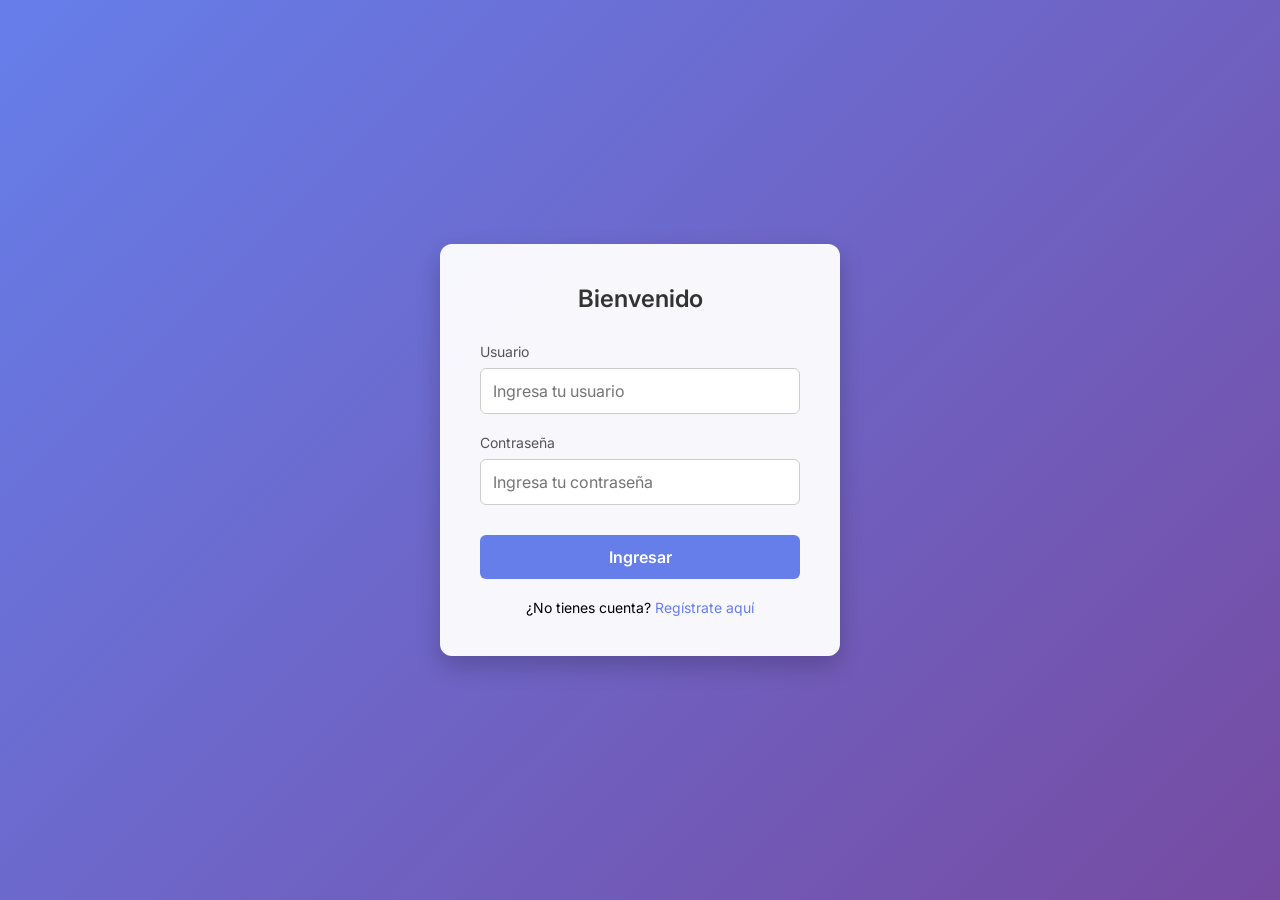
<file: index.html>
<!DOCTYPE html>
<html lang="es">
<head>
    <meta charset="UTF-8">
    <meta name="viewport" content="width=device-width, initial-scale=1.0">
    <title>Iniciar Sesión</title>
    <link href="https://fonts.googleapis.com/css2?family=Inter:wght@300;400;600&display=swap" rel="stylesheet">
    <link rel="stylesheet" href="style.css">
</head>
<body>

<div class="login-container">
    <h2>Bienvenido</h2>
    <div class="error-message" id="error-message">
        Credenciales incorrectas.
    </div>

    <form action="login.php" method="POST">
        <div class="input-group">
            <label for="usuario">Usuario</label>
            <input type="text" id="usuario" name="usuario" placeholder="Ingresa tu usuario" required>
        </div>
        
        <div class="input-group">
            <label for="password">Contraseña</label>
            <input type="password" id="password" name="password" placeholder="Ingresa tu contraseña" required>
        </div>
        
        <button type="submit">Ingresar</button>
    </form>
    
    <p style="margin-top: 20px; font-size: 14px;">
        ¿No tienes cuenta? <a href="registro.html" style="color: #667eea; text-decoration: none;">Regístrate aquí</a>
    </p>
</div>

<script>
    const urlParams = new URLSearchParams(window.location.search);
    if (urlParams.get('error')) {
        const errorDiv = document.getElementById('error-message');
        errorDiv.style.display = 'block';
        if (urlParams.get('error') === 'empty') {
            errorDiv.textContent = 'Por favor, completa todos los campos.';
        } else if (urlParams.get('error') === 'invalid') {
            errorDiv.textContent = 'Usuario o contraseña incorrectos.';
        }
    }
</script>

</body>
</html>
</file>
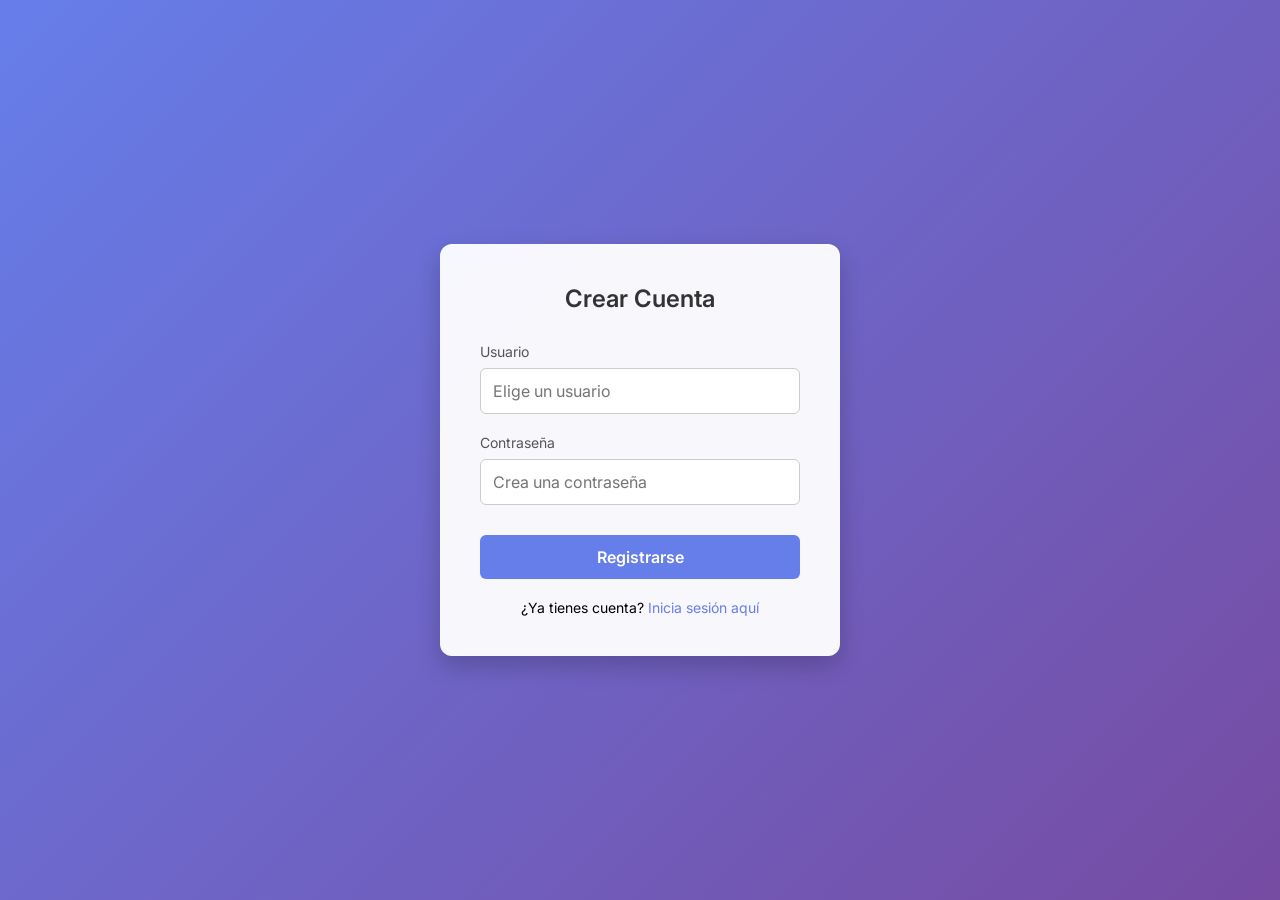
<file: registro.html>
<!DOCTYPE html>
<html lang="es">
<head>
    <meta charset="UTF-8">
    <meta name="viewport" content="width=device-width, initial-scale=1.0">
    <title>Registrarse</title>
    <link href="https://fonts.googleapis.com/css2?family=Inter:wght@300;400;600&display=swap" rel="stylesheet">
    <link rel="stylesheet" href="style.css">
</head>
<body>

<div class="login-container">
    <h2>Crear Cuenta</h2>
    
    <div class="error-message" id="error-message" style="display: none;"></div>
    <div class="success-message" id="success-message" style="display: none; background-color: #e8f8f5; color: #1abc9c; padding: 10px; border-radius: 6px; margin-bottom: 20px; font-size: 14px;"></div>

    <form action="registro.php" method="POST">
        <div class="input-group">
            <label for="usuario">Usuario</label>
            <input type="text" id="usuario" name="usuario" placeholder="Elige un usuario" required>
        </div>
        
        <div class="input-group">
            <label for="password">Contraseña</label>
            <input type="password" id="password" name="password" placeholder="Crea una contraseña" required>
        </div>
        
        <button type="submit">Registrarse</button>
    </form>
    
    <p style="margin-top: 20px; font-size: 14px;">
        ¿Ya tienes cuenta? <a href="index.html" style="color: #667eea; text-decoration: none;">Inicia sesión aquí</a>
    </p>
</div>

<script>
    const urlParams = new URLSearchParams(window.location.search);
    if (urlParams.get('error')) {
        const errorDiv = document.getElementById('error-message');
        errorDiv.style.display = 'block';
        if (urlParams.get('error') === 'empty') {
            errorDiv.textContent = 'Por favor, completa todos los campos.';
        } else if (urlParams.get('error') === 'exists') {
            errorDiv.textContent = 'El usuario ya existe. Elige otro.';
        } else if (urlParams.get('error') === 'db') {
            errorDiv.textContent = 'Error en la base de datos al registrar.';
        }
    }
    if (urlParams.get('success')) {
        const successDiv = document.getElementById('success-message');
        successDiv.style.display = 'block';
        successDiv.textContent = '¡Cuenta creada! Ya puedes iniciar sesión.';
    }
</script>

</body>
</html>
</file>
<file: style.css>
* {
    margin: 0;
    padding: 0;
    box-sizing: border-box;
    font-family: 'Inter', sans-serif;
}

body {
    background: linear-gradient(135deg, #667eea 0%, #764ba2 100%);
    height: 100vh;
    display: flex;
    justify-content: center;
    align-items: center;
}

.login-container {
    background: rgba(255, 255, 255, 0.95);
    padding: 40px;
    border-radius: 12px;
    box-shadow: 0 10px 25px rgba(0, 0, 0, 0.2);
    width: 100%;
    max-width: 400px;
    text-align: center;
}

h2 {
    margin-bottom: 30px;
    color: #333;
    font-weight: 600;
}

.input-group {
    margin-bottom: 20px;
    text-align: left;
}

.input-group label {
    display: block;
    margin-bottom: 8px;
    color: #555;
    font-size: 14px;
}

.input-group input {
    width: 100%;
    padding: 12px;
    border: 1px solid #ccc;
    border-radius: 6px;
    font-size: 16px;
    transition: border-color 0.3s;
}

.input-group input:focus {
    border-color: #667eea;
    outline: none;
}

button {
    width: 100%;
    padding: 12px;
    background-color: #667eea;
    color: white;
    border: none;
    border-radius: 6px;
    font-size: 16px;
    font-weight: 600;
    cursor: pointer;
    transition: background-color 0.3s, transform 0.1s;
    margin-top: 10px;
}

button:hover {
    background-color: #5a6cd6;
}

button:active {
    transform: scale(0.98);
}

.error-message {
    color: #e74c3c;
    background-color: #fceceb;
    padding: 10px;
    border-radius: 6px;
    margin-bottom: 20px;
    font-size: 14px;
    display: none;
}
</file>
